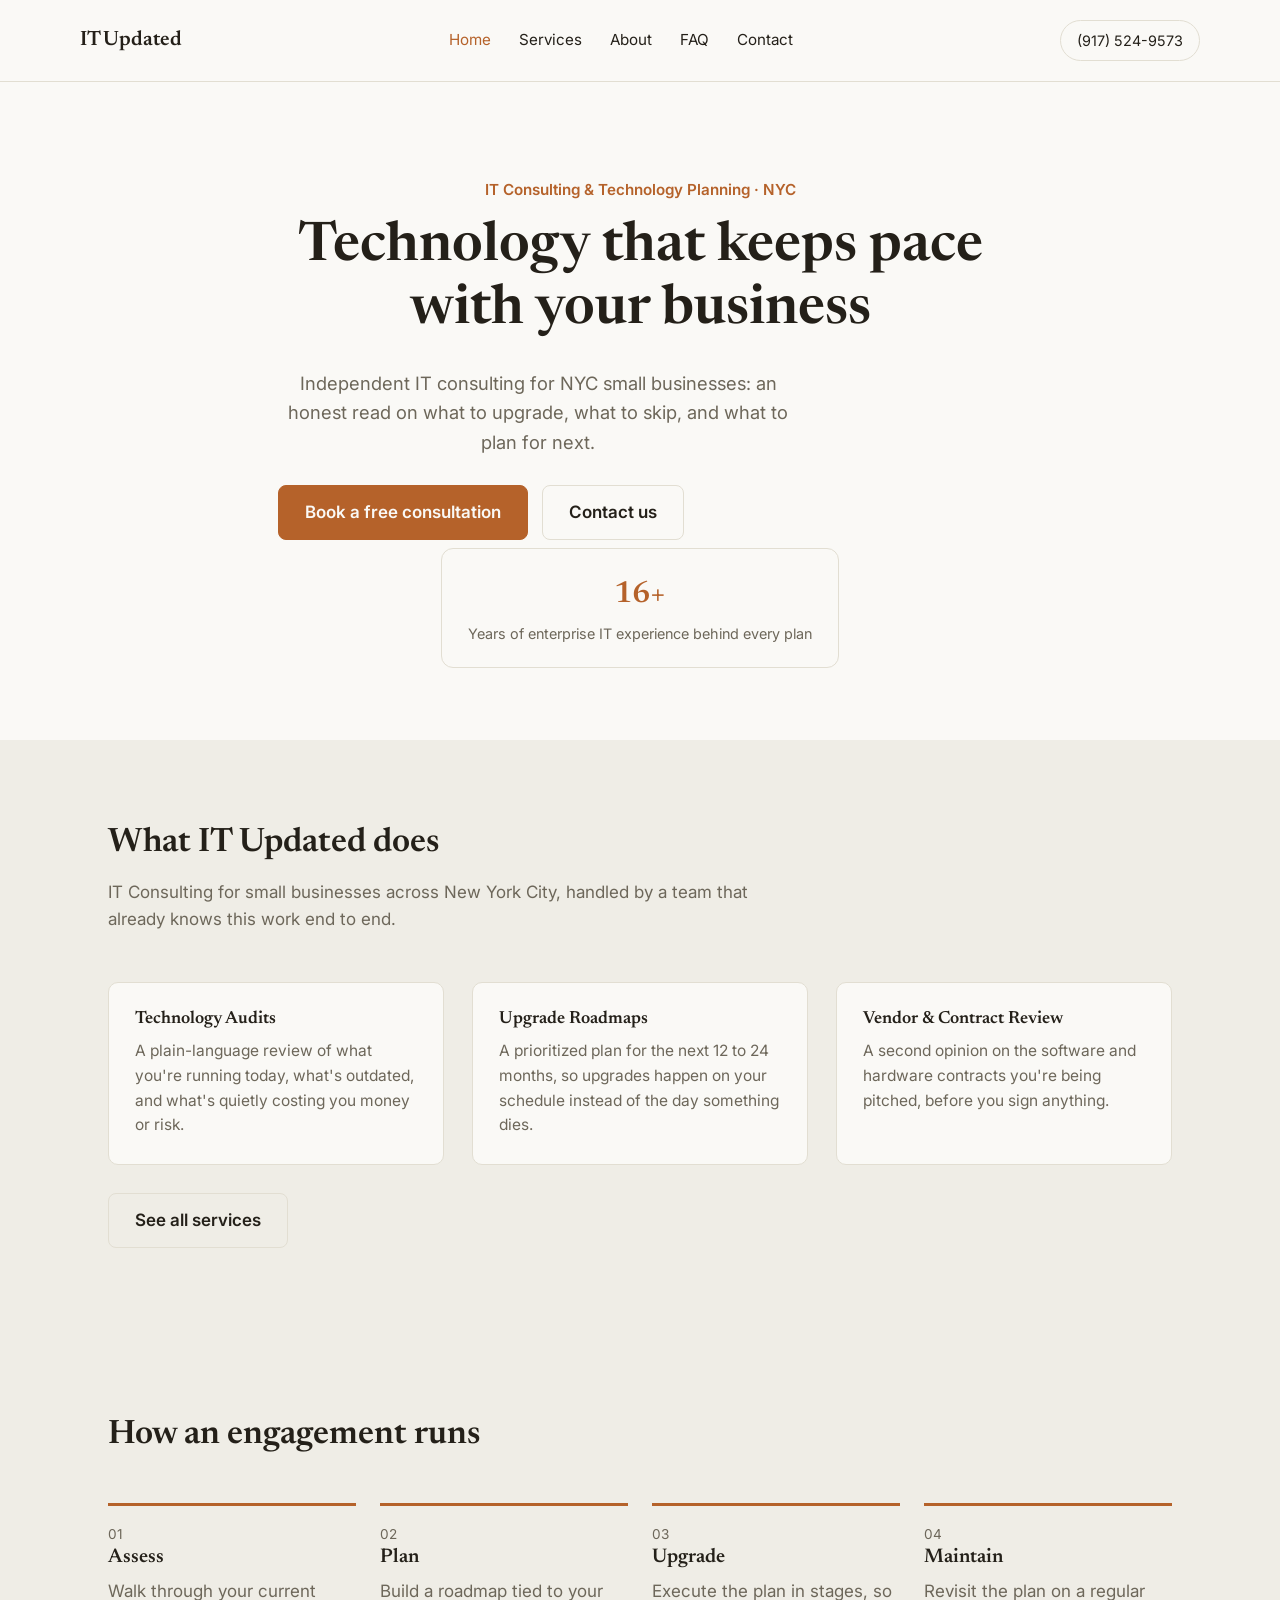
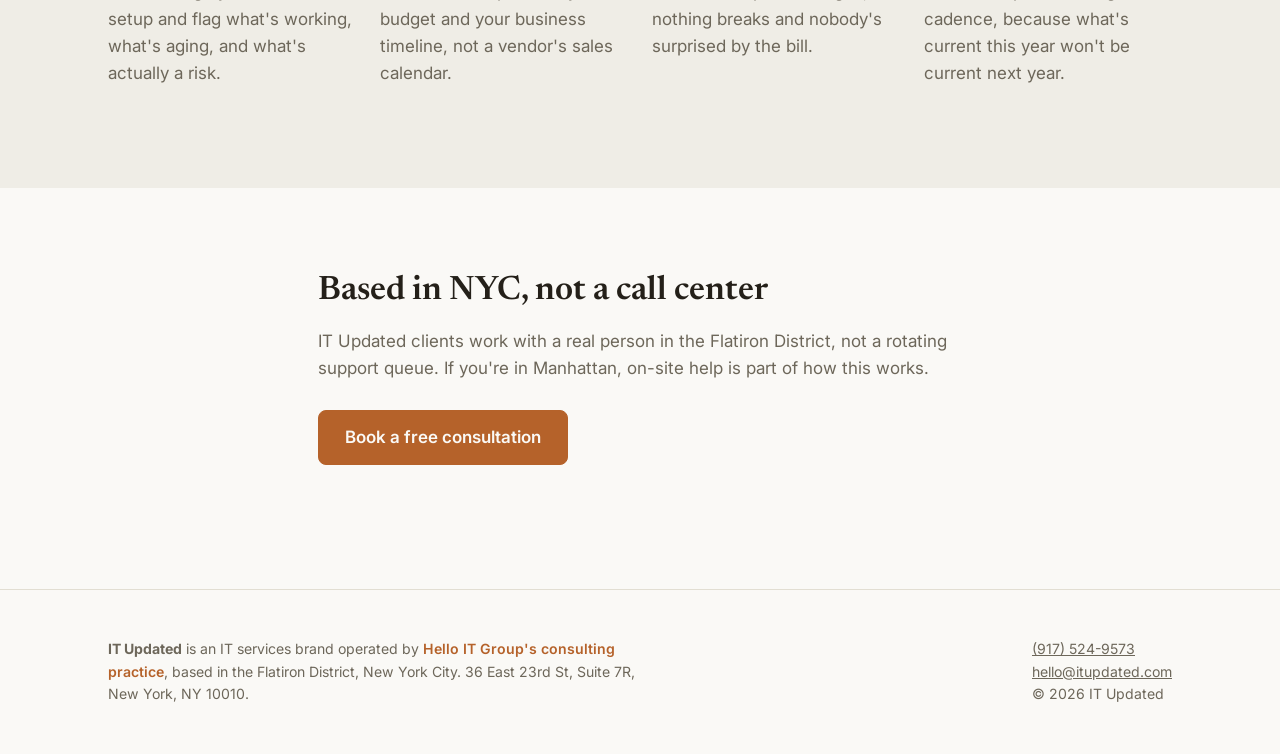
<file: index.html>
<!DOCTYPE html>
<html lang="en">
<head>
<meta charset="UTF-8">
<meta name="viewport" content="width=device-width, initial-scale=1.0">
<title>IT Consulting in NYC | IT Updated</title>
<meta name="description" content="IT Updated offers independent IT consulting and technology planning for small businesses in New York City, with straight answers instead of a sales pitch.">
<meta name="geo.placename" content="New York City">
<meta name="geo.region" content="US-NY">
<link rel="preconnect" href="https://fonts.googleapis.com">
<link rel="stylesheet" href="https://fonts.googleapis.com/css2?family=Newsreader:opsz,wght@6..72,500;6..72,600&family=Inter:wght@400;500;600&display=swap">
<link rel="stylesheet" href="style.css">
</head>
<body>
<header class="site">
  <div class="wrap nav-row">
    <a class="brandmark" href="index.html">IT Updated</a>
    <nav class="links">
      <a class="current" href="index.html">Home</a>
      <a class="" href="services.html">Services</a>
      <a class="" href="about.html">About</a>
      <a class="" href="faq.html">FAQ</a>
      <a class="" href="contact.html">Contact</a>
    </nav>
    <a class="phone-pill" href="tel:+19175249573">(917) 524-9573</a>
  </div>
</header>
<section class="hero">
  <div class="wrap hero-centered">
      <div class="kicker">IT Consulting & Technology Planning · NYC</div>
      <h1>Technology that keeps pace with your business</h1>
      <p class="muted" style="font-size:1.15rem; max-width:520px;">Independent IT consulting for NYC small businesses: an honest read on what to upgrade, what to skip, and what to plan for next.</p>
      <div class="btn-row">
        <a class="btn" href="https://app.squareup.com/appointments/book/312mt2g1quk9ok/LH1ZK786WH1QC/start">Book a free consultation</a>
        <a class="btn outline" href="contact.html">Contact us</a>
      </div>
<div class="stat-box"><div class="val">16+</div><div class="lbl">Years of enterprise IT experience behind every plan</div></div></div>
</section>
<section class="alt">
  <div class="wrap">
    <h2>What IT Updated does</h2>
    <p class="muted narrow">IT Consulting for small businesses across New York City, handled by a team that already knows this work end to end.</p>
    <div class="svc-grid"><div class="svc-card"><h3>Technology Audits</h3><p>A plain-language review of what you're running today, what's outdated, and what's quietly costing you money or risk.</p></div><div class="svc-card"><h3>Upgrade Roadmaps</h3><p>A prioritized plan for the next 12 to 24 months, so upgrades happen on your schedule instead of the day something dies.</p></div><div class="svc-card"><h3>Vendor & Contract Review</h3><p>A second opinion on the software and hardware contracts you're being pitched, before you sign anything.</p></div></div>
    <div class="btn-row"><a class="btn outline" href="services.html">See all services</a></div>
  </div>
</section>
<section class="alt">
  <div class="wrap">
    <h2>How an engagement runs</h2>
    <div class="timeline"><div class="step"><div class="n">01</div><h3>Assess</h3><p class="muted">Walk through your current setup and flag what's working, what's aging, and what's actually a risk.</p></div><div class="step"><div class="n">02</div><h3>Plan</h3><p class="muted">Build a roadmap tied to your budget and your business timeline, not a vendor's sales calendar.</p></div><div class="step"><div class="n">03</div><h3>Upgrade</h3><p class="muted">Execute the plan in stages, so nothing breaks and nobody's surprised by the bill.</p></div><div class="step"><div class="n">04</div><h3>Maintain</h3><p class="muted">Revisit the plan on a regular cadence, because what's current this year won't be current next year.</p></div></div>
  </div>
</section>
<section>
  <div class="wrap narrow">
    <h2>Based in NYC, not a call center</h2>
    <p class="muted">IT Updated clients work with a real person in the Flatiron District, not a rotating support queue. If you're in Manhattan, on-site help is part of how this works.</p>
    <div class="btn-row"><a class="btn" href="https://app.squareup.com/appointments/book/312mt2g1quk9ok/LH1ZK786WH1QC/start">Book a free consultation</a></div>
  </div>
</section>
<footer class="site">
  <div class="wrap footer-grid">
    <div class="footer-note">
      <strong>IT Updated</strong> is an IT services brand operated by
      <a class="parent-link" rel="sponsored" href="https://helloitgroup.com">Hello IT Group's consulting practice</a>,
      based in the Flatiron District, New York City. 36 East 23rd St, Suite 7R, New York, NY 10010.
    </div>
    <div class="footer-note">
      <a href="tel:+19175249573">(917) 524-9573</a><br>
      <a href="mailto:hello@itupdated.com">hello@itupdated.com</a><br>
      &copy; 2026 IT Updated
    </div>
  </div>
</footer>
<script type="application/ld+json">
{
  "@context": "https://schema.org",
  "@type": "ProfessionalService",
  "name": "IT Updated",
  "url": "https://itupdated.com/",
  "telephone": "+19175249573",
  "email": "hello@itupdated.com",
  "areaServed": "New York City",
  "address": {
    "@type": "PostalAddress",
    "streetAddress": "36 East 23rd St, Suite 7R",
    "addressLocality": "New York",
    "addressRegion": "NY",
    "postalCode": "10010",
    "addressCountry": "US"
  },
  "parentOrganization": {
    "@type": "Organization",
    "name": "HelloITGroup LLC",
    "url": "https://helloitgroup.com"
  },
  "description": "IT Updated offers independent IT consulting and technology planning for small businesses in New York City, with straight answers instead of a sales pitch."
}
</script>
</body>
</html>
</file>
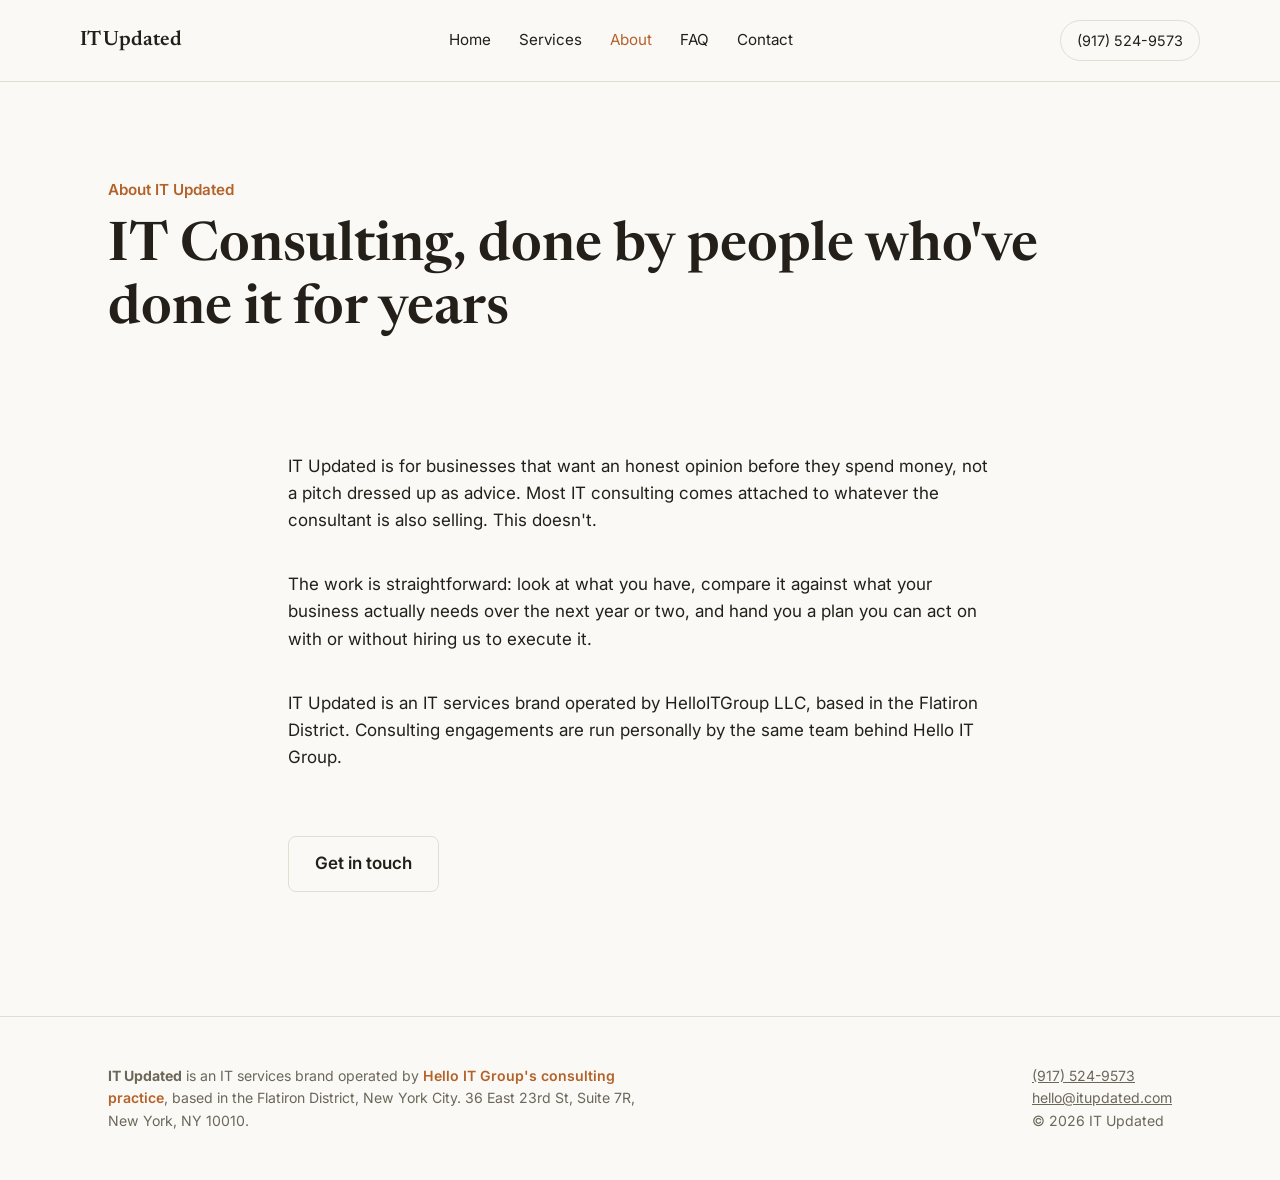
<file: about.html>
<!DOCTYPE html>
<html lang="en">
<head>
<meta charset="UTF-8">
<meta name="viewport" content="width=device-width, initial-scale=1.0">
<title>About | IT Updated</title>
<meta name="description" content="IT Updated offers independent IT consulting and technology planning for small businesses in New York City, with straight answers instead of a sales pitch.">
<meta name="geo.placename" content="New York City">
<meta name="geo.region" content="US-NY">
<link rel="preconnect" href="https://fonts.googleapis.com">
<link rel="stylesheet" href="https://fonts.googleapis.com/css2?family=Newsreader:opsz,wght@6..72,500;6..72,600&family=Inter:wght@400;500;600&display=swap">
<link rel="stylesheet" href="style.css">
</head>
<body>
<header class="site">
  <div class="wrap nav-row">
    <a class="brandmark" href="index.html">IT Updated</a>
    <nav class="links">
      <a class="" href="index.html">Home</a>
      <a class="" href="services.html">Services</a>
      <a class="current" href="about.html">About</a>
      <a class="" href="faq.html">FAQ</a>
      <a class="" href="contact.html">Contact</a>
    </nav>
    <a class="phone-pill" href="tel:+19175249573">(917) 524-9573</a>
  </div>
</header>

<section class="hero" style="padding-bottom:0;">
  <div class="wrap">
    <div class="kicker">About IT Updated</div>
    <h1>IT Consulting, done by people who've done it for years</h1>
  </div>
</section>
<section>
  <div class="wrap about-grid"><p>IT Updated is for businesses that want an honest opinion before they spend money, not a pitch dressed up as advice. Most IT consulting comes attached to whatever the consultant is also selling. This doesn't.</p><p>The work is straightforward: look at what you have, compare it against what your business actually needs over the next year or two, and hand you a plan you can act on with or without hiring us to execute it.</p><p>IT Updated is an IT services brand operated by HelloITGroup LLC, based in the Flatiron District. Consulting engagements are run personally by the same team behind Hello IT Group.</p>
    <div class="btn-row"><a class="btn outline" href="contact.html">Get in touch</a></div>
  </div>
</section>
<footer class="site">
  <div class="wrap footer-grid">
    <div class="footer-note">
      <strong>IT Updated</strong> is an IT services brand operated by
      <a class="parent-link" rel="sponsored" href="https://helloitgroup.com">Hello IT Group's consulting practice</a>,
      based in the Flatiron District, New York City. 36 East 23rd St, Suite 7R, New York, NY 10010.
    </div>
    <div class="footer-note">
      <a href="tel:+19175249573">(917) 524-9573</a><br>
      <a href="mailto:hello@itupdated.com">hello@itupdated.com</a><br>
      &copy; 2026 IT Updated
    </div>
  </div>
</footer>
<script type="application/ld+json">
{
  "@context": "https://schema.org",
  "@type": "ProfessionalService",
  "name": "IT Updated",
  "url": "https://itupdated.com/",
  "telephone": "+19175249573",
  "email": "hello@itupdated.com",
  "areaServed": "New York City",
  "address": {
    "@type": "PostalAddress",
    "streetAddress": "36 East 23rd St, Suite 7R",
    "addressLocality": "New York",
    "addressRegion": "NY",
    "postalCode": "10010",
    "addressCountry": "US"
  },
  "parentOrganization": {
    "@type": "Organization",
    "name": "HelloITGroup LLC",
    "url": "https://helloitgroup.com"
  },
  "description": "IT Updated offers independent IT consulting and technology planning for small businesses in New York City, with straight answers instead of a sales pitch."
}
</script>
</body>
</html>
</file>
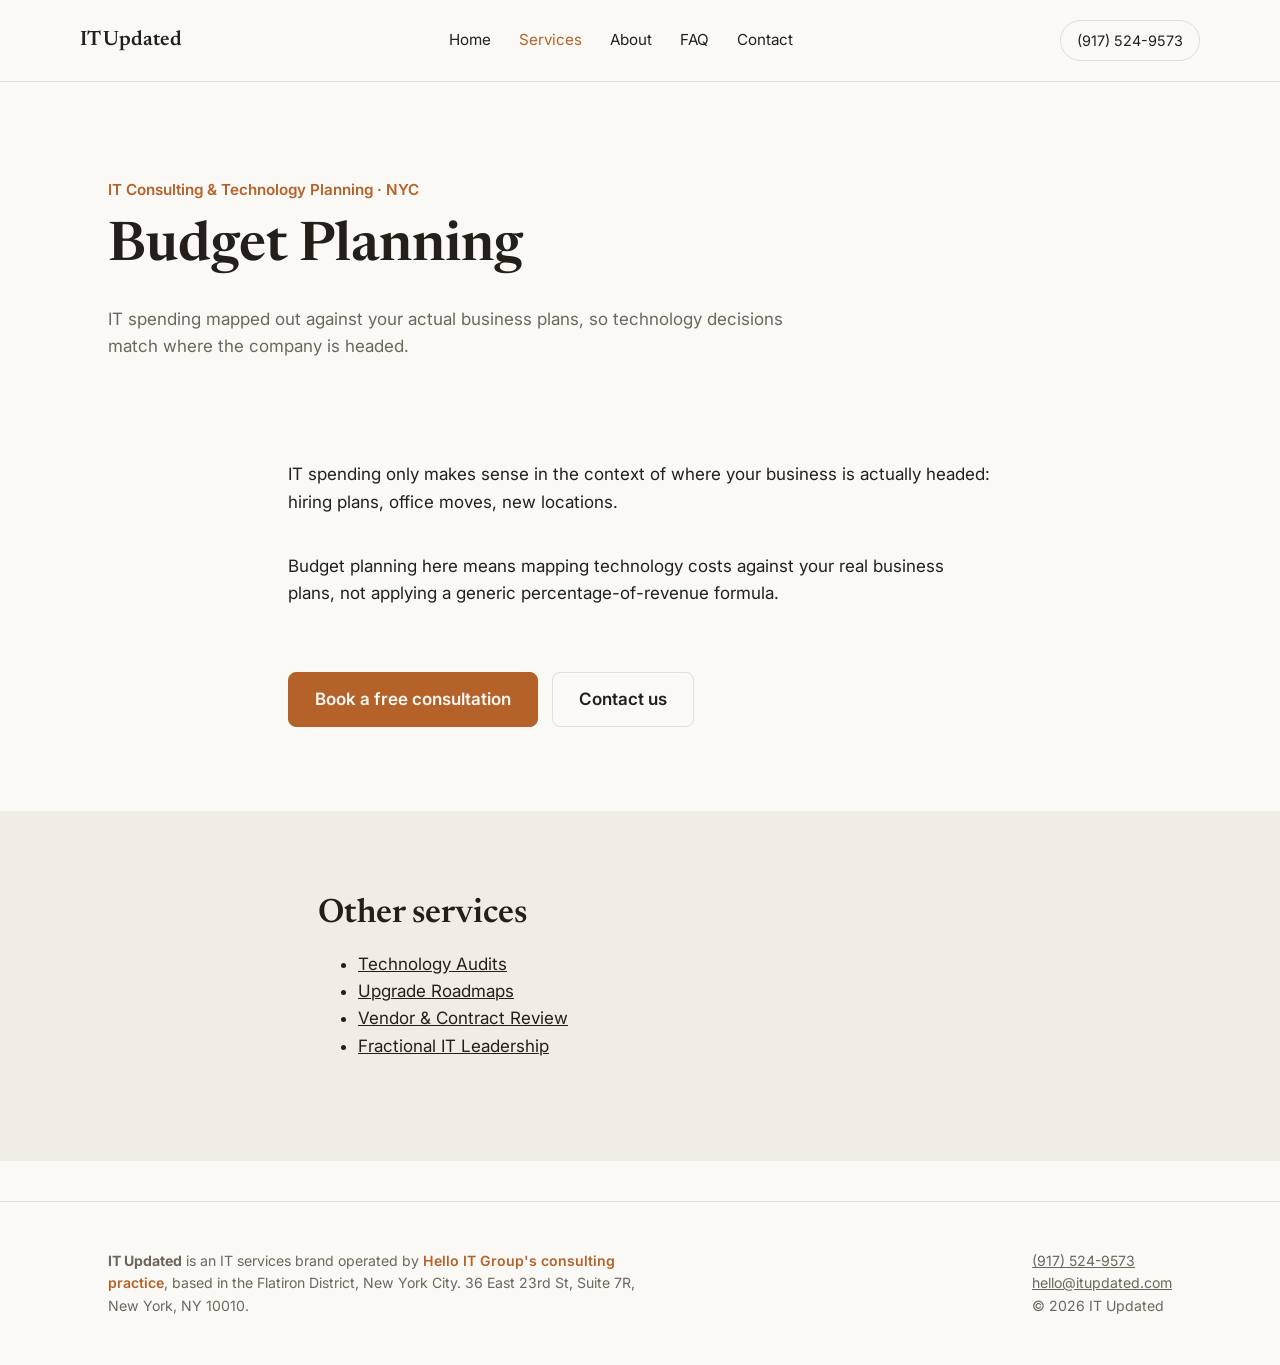
<file: budget-planning.html>
<!DOCTYPE html>
<html lang="en">
<head>
<meta charset="UTF-8">
<meta name="viewport" content="width=device-width, initial-scale=1.0">
<title>Budget Planning | IT Updated</title>
<meta name="description" content="Budget Planning in New York City from IT Updated. IT spending mapped out against your actual business plans, so technology decisions match where the company is headed.">
<meta name="geo.placename" content="New York City">
<meta name="geo.region" content="US-NY">
<link rel="preconnect" href="https://fonts.googleapis.com">
<link rel="stylesheet" href="https://fonts.googleapis.com/css2?family=Newsreader:opsz,wght@6..72,500;6..72,600&family=Inter:wght@400;500;600&display=swap">
<link rel="stylesheet" href="style.css">
</head>
<body>
<header class="site">
  <div class="wrap nav-row">
    <a class="brandmark" href="index.html">IT Updated</a>
    <nav class="links">
      <a class="" href="index.html">Home</a>
      <a class="current" href="services.html">Services</a>
      <a class="" href="about.html">About</a>
      <a class="" href="faq.html">FAQ</a>
      <a class="" href="contact.html">Contact</a>
    </nav>
    <a class="phone-pill" href="tel:+19175249573">(917) 524-9573</a>
  </div>
</header>

<section class="hero" style="padding-bottom:0;">
  <div class="wrap">
    <div class="kicker">IT Consulting & Technology Planning · NYC</div>
    <h1>Budget Planning</h1>
    <p class="muted narrow">IT spending mapped out against your actual business plans, so technology decisions match where the company is headed.</p>
  </div>
</section>
<section>
  <div class="wrap about-grid">
    <p>IT spending only makes sense in the context of where your business is actually headed: hiring plans, office moves, new locations.</p><p>Budget planning here means mapping technology costs against your real business plans, not applying a generic percentage-of-revenue formula.</p>
    <div class="btn-row"><a class="btn" href="https://app.squareup.com/appointments/book/312mt2g1quk9ok/LH1ZK786WH1QC/start">Book a free consultation</a><a class="btn outline" href="contact.html">Contact us</a></div>
  </div>
</section>
<section class="alt">
  <div class="wrap narrow">
    <h2>Other services</h2>
    <ul><li><a href="technology-audits.html">Technology Audits</a></li><li><a href="upgrade-roadmaps.html">Upgrade Roadmaps</a></li><li><a href="vendor-contract-review.html">Vendor & Contract Review</a></li><li><a href="fractional-it-leadership.html">Fractional IT Leadership</a></li></ul>
  </div>
</section>
<footer class="site">
  <div class="wrap footer-grid">
    <div class="footer-note">
      <strong>IT Updated</strong> is an IT services brand operated by
      <a class="parent-link" rel="sponsored" href="https://helloitgroup.com">Hello IT Group's consulting practice</a>,
      based in the Flatiron District, New York City. 36 East 23rd St, Suite 7R, New York, NY 10010.
    </div>
    <div class="footer-note">
      <a href="tel:+19175249573">(917) 524-9573</a><br>
      <a href="mailto:hello@itupdated.com">hello@itupdated.com</a><br>
      &copy; 2026 IT Updated
    </div>
  </div>
</footer>
<script type="application/ld+json">
{
  "@context": "https://schema.org",
  "@type": "ProfessionalService",
  "name": "IT Updated",
  "url": "https://itupdated.com/",
  "telephone": "+19175249573",
  "email": "hello@itupdated.com",
  "areaServed": "New York City",
  "address": {
    "@type": "PostalAddress",
    "streetAddress": "36 East 23rd St, Suite 7R",
    "addressLocality": "New York",
    "addressRegion": "NY",
    "postalCode": "10010",
    "addressCountry": "US"
  },
  "parentOrganization": {
    "@type": "Organization",
    "name": "HelloITGroup LLC",
    "url": "https://helloitgroup.com"
  },
  "description": "IT Updated offers independent IT consulting and technology planning for small businesses in New York City, with straight answers instead of a sales pitch."
}
</script>
</body>
</html>
</file>
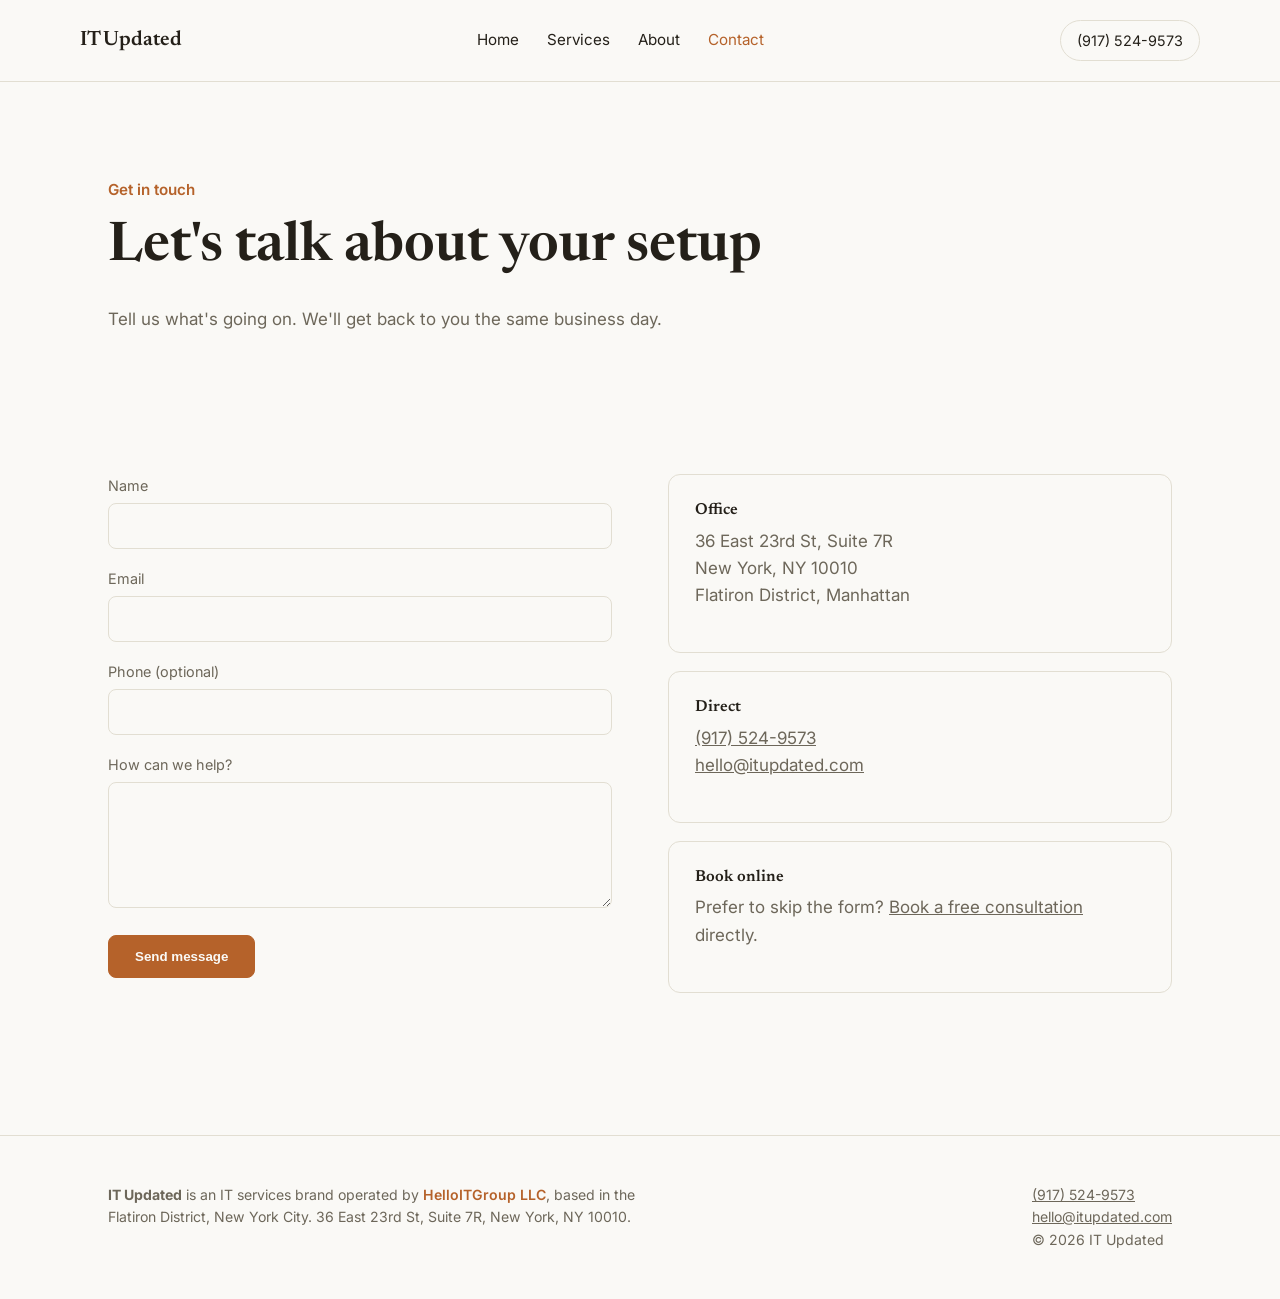
<file: contact.html>
<!DOCTYPE html>
<html lang="en">
<head>
<meta charset="UTF-8">
<meta name="viewport" content="width=device-width, initial-scale=1.0">
<title>Contact | IT Updated</title>
<meta name="description" content="IT Updated offers independent IT consulting and technology planning for small businesses in New York City, with straight answers instead of a sales pitch.">
<meta name="geo.placename" content="New York City">
<meta name="geo.region" content="US-NY">
<link rel="preconnect" href="https://fonts.googleapis.com">
<link rel="stylesheet" href="https://fonts.googleapis.com/css2?family=Newsreader:opsz,wght@6..72,500;6..72,600&family=Inter:wght@400;500;600&display=swap">
<link rel="stylesheet" href="style.css">
</head>
<body>
<header class="site">
  <div class="wrap nav-row">
    <a class="brandmark" href="index.html">IT Updated</a>
    <nav class="links">
      <a class="" href="index.html">Home</a>
      <a class="" href="services.html">Services</a>
      <a class="" href="about.html">About</a>
      <a class="current" href="contact.html">Contact</a>
    </nav>
    <a class="phone-pill" href="tel:+19175249573">(917) 524-9573</a>
  </div>
</header>

<section class="hero" style="padding-bottom:0;">
  <div class="wrap">
    <div class="kicker">Get in touch</div>
    <h1>Let's talk about your setup</h1>
    <p class="muted narrow">Tell us what's going on. We'll get back to you the same business day.</p>
  </div>
</section>
<section>
  <div class="wrap contact-grid">
    <form>
      <div class="field"><label>Name</label><input type="text" name="name"></div>
      <div class="field"><label>Email</label><input type="email" name="email"></div>
      <div class="field"><label>Phone (optional)</label><input type="tel" name="phone"></div>
      <div class="field"><label>How can we help?</label><textarea rows="5" name="message"></textarea></div>
      <button class="btn" type="submit" formaction="mailto:hello@itupdated.com" formmethod="post" formenctype="text/plain">Send message</button>
    </form>
    <div>
      <div class="info-block">
        <h3>Office</h3>
        <p class="muted">36 East 23rd St, Suite 7R<br>New York, NY 10010<br>Flatiron District, Manhattan</p>
      </div>
      <div class="info-block">
        <h3>Direct</h3>
        <p class="muted"><a href="tel:+19175249573">(917) 524-9573</a><br><a href="mailto:hello@itupdated.com">hello@itupdated.com</a></p>
      </div>
      <div class="info-block">
        <h3>Book online</h3>
        <p class="muted">Prefer to skip the form? <a href="https://app.squareup.com/appointments/book/312mt2g1quk9ok/LH1ZK786WH1QC/start">Book a free consultation</a> directly.</p>
      </div>
    </div>
  </div>
</section>
<footer class="site">
  <div class="wrap footer-grid">
    <div class="footer-note">
      <strong>IT Updated</strong> is an IT services brand operated by
      <a class="parent-link" href="https://helloitgroup.com">HelloITGroup LLC</a>,
      based in the Flatiron District, New York City. 36 East 23rd St, Suite 7R, New York, NY 10010.
    </div>
    <div class="footer-note">
      <a href="tel:+19175249573">(917) 524-9573</a><br>
      <a href="mailto:hello@itupdated.com">hello@itupdated.com</a><br>
      &copy; 2026 IT Updated
    </div>
  </div>
</footer>
<script type="application/ld+json">
{
  "@context": "https://schema.org",
  "@type": "ProfessionalService",
  "name": "IT Updated",
  "url": "https://itupdated.com/",
  "telephone": "+19175249573",
  "email": "hello@itupdated.com",
  "areaServed": "New York City",
  "address": {
    "@type": "PostalAddress",
    "streetAddress": "36 East 23rd St, Suite 7R",
    "addressLocality": "New York",
    "addressRegion": "NY",
    "postalCode": "10010",
    "addressCountry": "US"
  },
  "parentOrganization": {
    "@type": "Organization",
    "name": "HelloITGroup LLC",
    "url": "https://helloitgroup.com"
  },
  "description": "IT Updated offers independent IT consulting and technology planning for small businesses in New York City, with straight answers instead of a sales pitch."
}
</script>
</body>
</html>
</file>
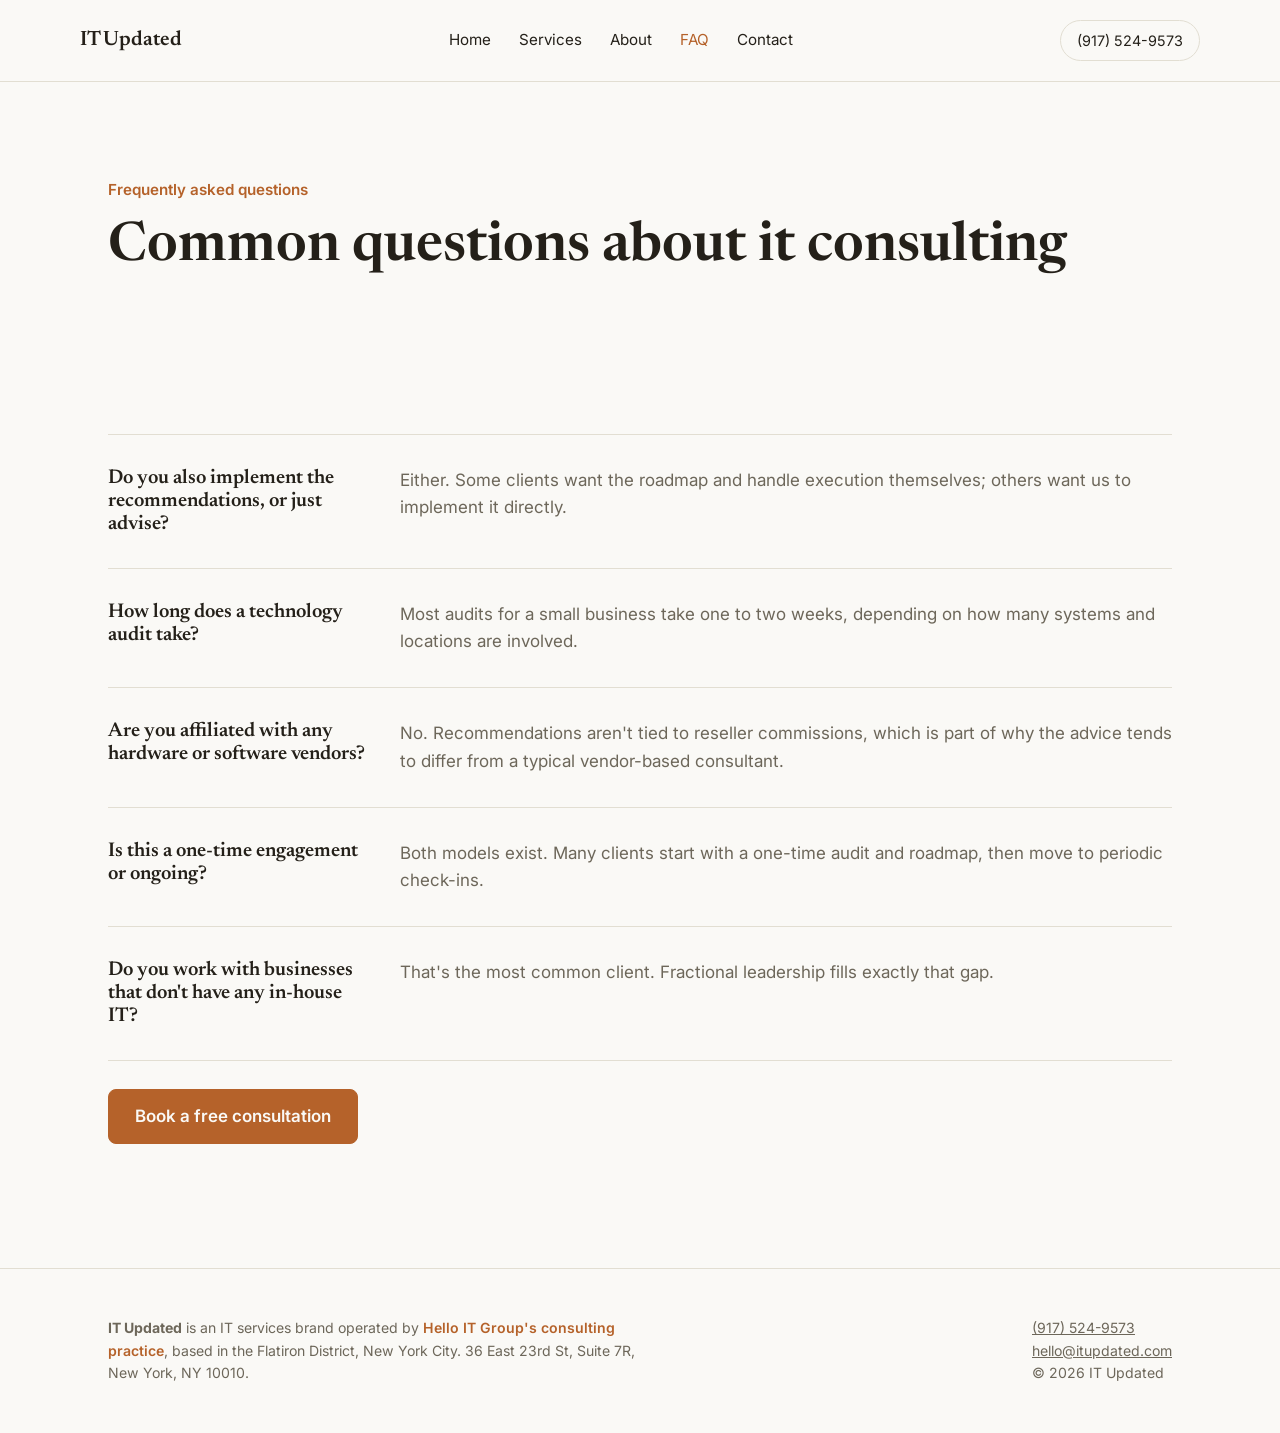
<file: faq.html>
<!DOCTYPE html>
<html lang="en">
<head>
<meta charset="UTF-8">
<meta name="viewport" content="width=device-width, initial-scale=1.0">
<title>FAQ | IT Updated</title>
<meta name="description" content="IT Updated offers independent IT consulting and technology planning for small businesses in New York City, with straight answers instead of a sales pitch.">
<meta name="geo.placename" content="New York City">
<meta name="geo.region" content="US-NY">
<link rel="preconnect" href="https://fonts.googleapis.com">
<link rel="stylesheet" href="https://fonts.googleapis.com/css2?family=Newsreader:opsz,wght@6..72,500;6..72,600&family=Inter:wght@400;500;600&display=swap">
<link rel="stylesheet" href="style.css">
</head>
<body>
<header class="site">
  <div class="wrap nav-row">
    <a class="brandmark" href="index.html">IT Updated</a>
    <nav class="links">
      <a class="" href="index.html">Home</a>
      <a class="" href="services.html">Services</a>
      <a class="" href="about.html">About</a>
      <a class="current" href="faq.html">FAQ</a>
      <a class="" href="contact.html">Contact</a>
    </nav>
    <a class="phone-pill" href="tel:+19175249573">(917) 524-9573</a>
  </div>
</header>

<section class="hero" style="padding-bottom:0;">
  <div class="wrap">
    <div class="kicker">Frequently asked questions</div>
    <h1>Common questions about it consulting</h1>
  </div>
</section>
<section>
  <div class="wrap">
    <div class="svc-list-full"><div class="row"><h3>Do you also implement the recommendations, or just advise?</h3><p>Either. Some clients want the roadmap and handle execution themselves; others want us to implement it directly.</p></div><div class="row"><h3>How long does a technology audit take?</h3><p>Most audits for a small business take one to two weeks, depending on how many systems and locations are involved.</p></div><div class="row"><h3>Are you affiliated with any hardware or software vendors?</h3><p>No. Recommendations aren't tied to reseller commissions, which is part of why the advice tends to differ from a typical vendor-based consultant.</p></div><div class="row"><h3>Is this a one-time engagement or ongoing?</h3><p>Both models exist. Many clients start with a one-time audit and roadmap, then move to periodic check-ins.</p></div><div class="row"><h3>Do you work with businesses that don't have any in-house IT?</h3><p>That's the most common client. Fractional leadership fills exactly that gap.</p></div></div>
    <div class="btn-row"><a class="btn" href="https://app.squareup.com/appointments/book/312mt2g1quk9ok/LH1ZK786WH1QC/start">Book a free consultation</a></div>
  </div>
</section>
<script type="application/ld+json">
{"@context":"https://schema.org","@type":"FAQPage","mainEntity":[{"@type": "Question", "name": "Do you also implement the recommendations, or just advise?", "acceptedAnswer": {"@type": "Answer", "text": "Either. Some clients want the roadmap and handle execution themselves; others want us to implement it directly."}},
{"@type": "Question", "name": "How long does a technology audit take?", "acceptedAnswer": {"@type": "Answer", "text": "Most audits for a small business take one to two weeks, depending on how many systems and locations are involved."}},
{"@type": "Question", "name": "Are you affiliated with any hardware or software vendors?", "acceptedAnswer": {"@type": "Answer", "text": "No. Recommendations aren't tied to reseller commissions, which is part of why the advice tends to differ from a typical vendor-based consultant."}},
{"@type": "Question", "name": "Is this a one-time engagement or ongoing?", "acceptedAnswer": {"@type": "Answer", "text": "Both models exist. Many clients start with a one-time audit and roadmap, then move to periodic check-ins."}},
{"@type": "Question", "name": "Do you work with businesses that don't have any in-house IT?", "acceptedAnswer": {"@type": "Answer", "text": "That's the most common client. Fractional leadership fills exactly that gap."}}]}
</script>
<footer class="site">
  <div class="wrap footer-grid">
    <div class="footer-note">
      <strong>IT Updated</strong> is an IT services brand operated by
      <a class="parent-link" rel="sponsored" href="https://helloitgroup.com">Hello IT Group's consulting practice</a>,
      based in the Flatiron District, New York City. 36 East 23rd St, Suite 7R, New York, NY 10010.
    </div>
    <div class="footer-note">
      <a href="tel:+19175249573">(917) 524-9573</a><br>
      <a href="mailto:hello@itupdated.com">hello@itupdated.com</a><br>
      &copy; 2026 IT Updated
    </div>
  </div>
</footer>
<script type="application/ld+json">
{
  "@context": "https://schema.org",
  "@type": "ProfessionalService",
  "name": "IT Updated",
  "url": "https://itupdated.com/",
  "telephone": "+19175249573",
  "email": "hello@itupdated.com",
  "areaServed": "New York City",
  "address": {
    "@type": "PostalAddress",
    "streetAddress": "36 East 23rd St, Suite 7R",
    "addressLocality": "New York",
    "addressRegion": "NY",
    "postalCode": "10010",
    "addressCountry": "US"
  },
  "parentOrganization": {
    "@type": "Organization",
    "name": "HelloITGroup LLC",
    "url": "https://helloitgroup.com"
  },
  "description": "IT Updated offers independent IT consulting and technology planning for small businesses in New York City, with straight answers instead of a sales pitch."
}
</script>
</body>
</html>
</file>
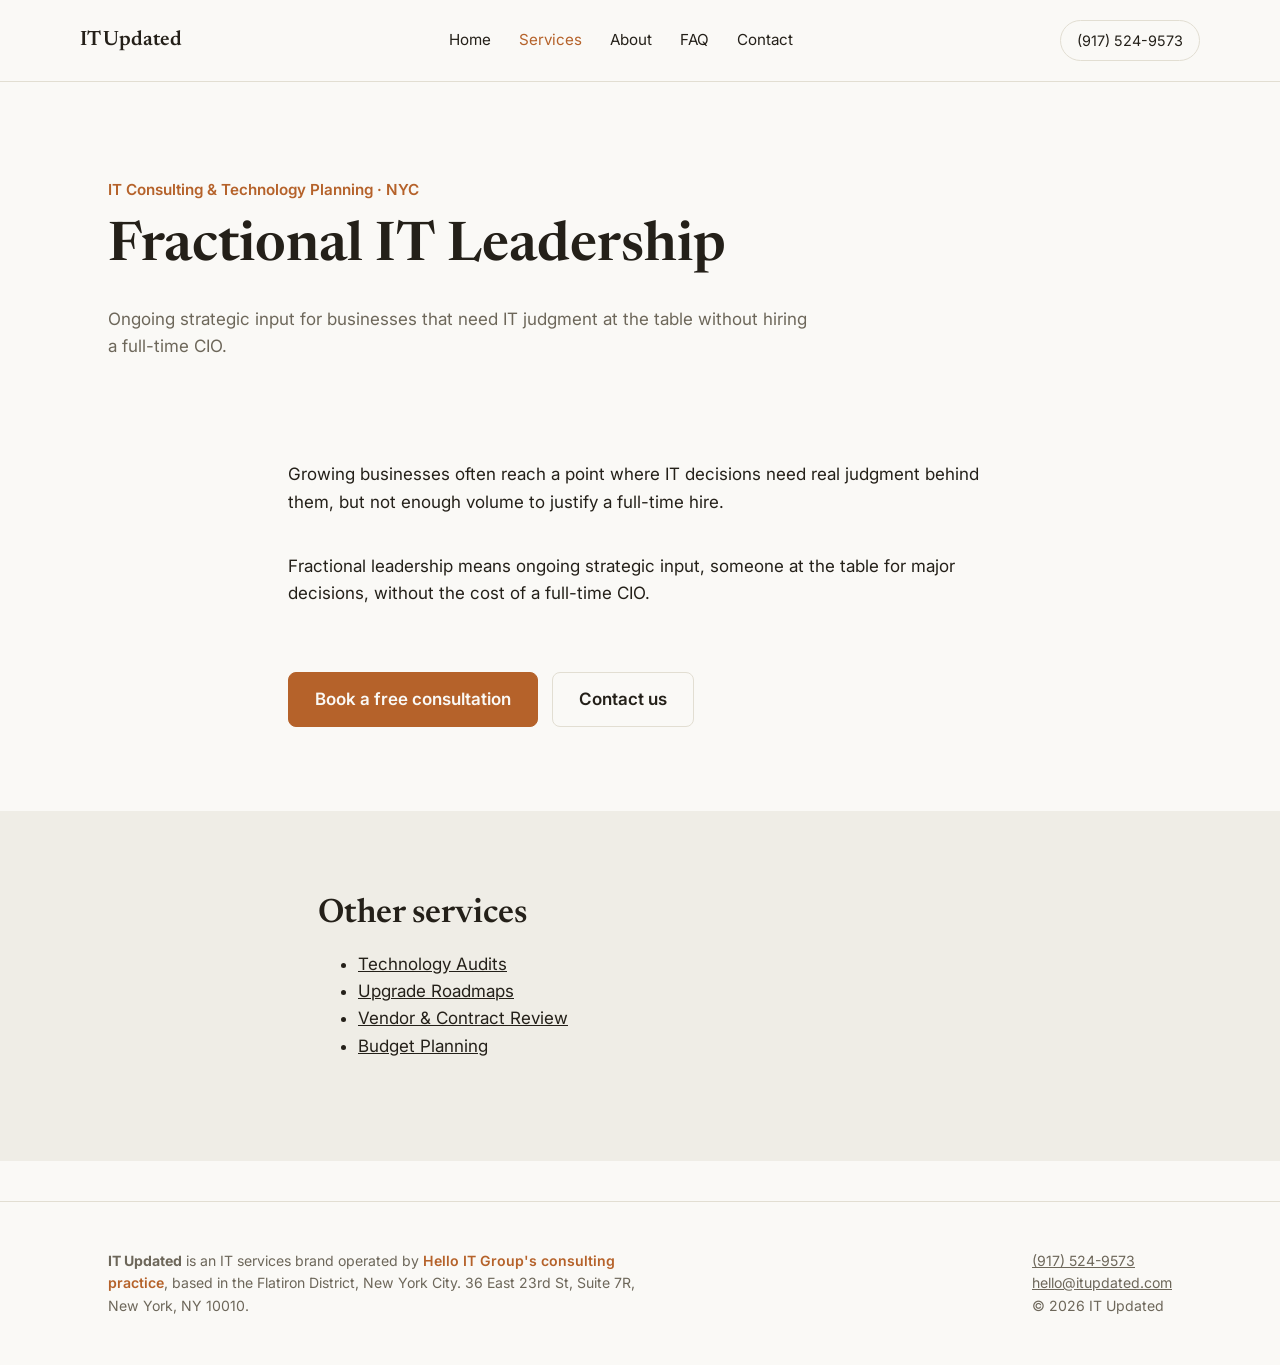
<file: fractional-it-leadership.html>
<!DOCTYPE html>
<html lang="en">
<head>
<meta charset="UTF-8">
<meta name="viewport" content="width=device-width, initial-scale=1.0">
<title>Fractional IT Leadership | IT Updated</title>
<meta name="description" content="Fractional IT Leadership in New York City from IT Updated. Ongoing strategic input for businesses that need IT judgment at the table without hiring a full-time CIO.">
<meta name="geo.placename" content="New York City">
<meta name="geo.region" content="US-NY">
<link rel="preconnect" href="https://fonts.googleapis.com">
<link rel="stylesheet" href="https://fonts.googleapis.com/css2?family=Newsreader:opsz,wght@6..72,500;6..72,600&family=Inter:wght@400;500;600&display=swap">
<link rel="stylesheet" href="style.css">
</head>
<body>
<header class="site">
  <div class="wrap nav-row">
    <a class="brandmark" href="index.html">IT Updated</a>
    <nav class="links">
      <a class="" href="index.html">Home</a>
      <a class="current" href="services.html">Services</a>
      <a class="" href="about.html">About</a>
      <a class="" href="faq.html">FAQ</a>
      <a class="" href="contact.html">Contact</a>
    </nav>
    <a class="phone-pill" href="tel:+19175249573">(917) 524-9573</a>
  </div>
</header>

<section class="hero" style="padding-bottom:0;">
  <div class="wrap">
    <div class="kicker">IT Consulting & Technology Planning · NYC</div>
    <h1>Fractional IT Leadership</h1>
    <p class="muted narrow">Ongoing strategic input for businesses that need IT judgment at the table without hiring a full-time CIO.</p>
  </div>
</section>
<section>
  <div class="wrap about-grid">
    <p>Growing businesses often reach a point where IT decisions need real judgment behind them, but not enough volume to justify a full-time hire.</p><p>Fractional leadership means ongoing strategic input, someone at the table for major decisions, without the cost of a full-time CIO.</p>
    <div class="btn-row"><a class="btn" href="https://app.squareup.com/appointments/book/312mt2g1quk9ok/LH1ZK786WH1QC/start">Book a free consultation</a><a class="btn outline" href="contact.html">Contact us</a></div>
  </div>
</section>
<section class="alt">
  <div class="wrap narrow">
    <h2>Other services</h2>
    <ul><li><a href="technology-audits.html">Technology Audits</a></li><li><a href="upgrade-roadmaps.html">Upgrade Roadmaps</a></li><li><a href="vendor-contract-review.html">Vendor & Contract Review</a></li><li><a href="budget-planning.html">Budget Planning</a></li></ul>
  </div>
</section>
<footer class="site">
  <div class="wrap footer-grid">
    <div class="footer-note">
      <strong>IT Updated</strong> is an IT services brand operated by
      <a class="parent-link" rel="sponsored" href="https://helloitgroup.com">Hello IT Group's consulting practice</a>,
      based in the Flatiron District, New York City. 36 East 23rd St, Suite 7R, New York, NY 10010.
    </div>
    <div class="footer-note">
      <a href="tel:+19175249573">(917) 524-9573</a><br>
      <a href="mailto:hello@itupdated.com">hello@itupdated.com</a><br>
      &copy; 2026 IT Updated
    </div>
  </div>
</footer>
<script type="application/ld+json">
{
  "@context": "https://schema.org",
  "@type": "ProfessionalService",
  "name": "IT Updated",
  "url": "https://itupdated.com/",
  "telephone": "+19175249573",
  "email": "hello@itupdated.com",
  "areaServed": "New York City",
  "address": {
    "@type": "PostalAddress",
    "streetAddress": "36 East 23rd St, Suite 7R",
    "addressLocality": "New York",
    "addressRegion": "NY",
    "postalCode": "10010",
    "addressCountry": "US"
  },
  "parentOrganization": {
    "@type": "Organization",
    "name": "HelloITGroup LLC",
    "url": "https://helloitgroup.com"
  },
  "description": "IT Updated offers independent IT consulting and technology planning for small businesses in New York City, with straight answers instead of a sales pitch."
}
</script>
</body>
</html>
</file>
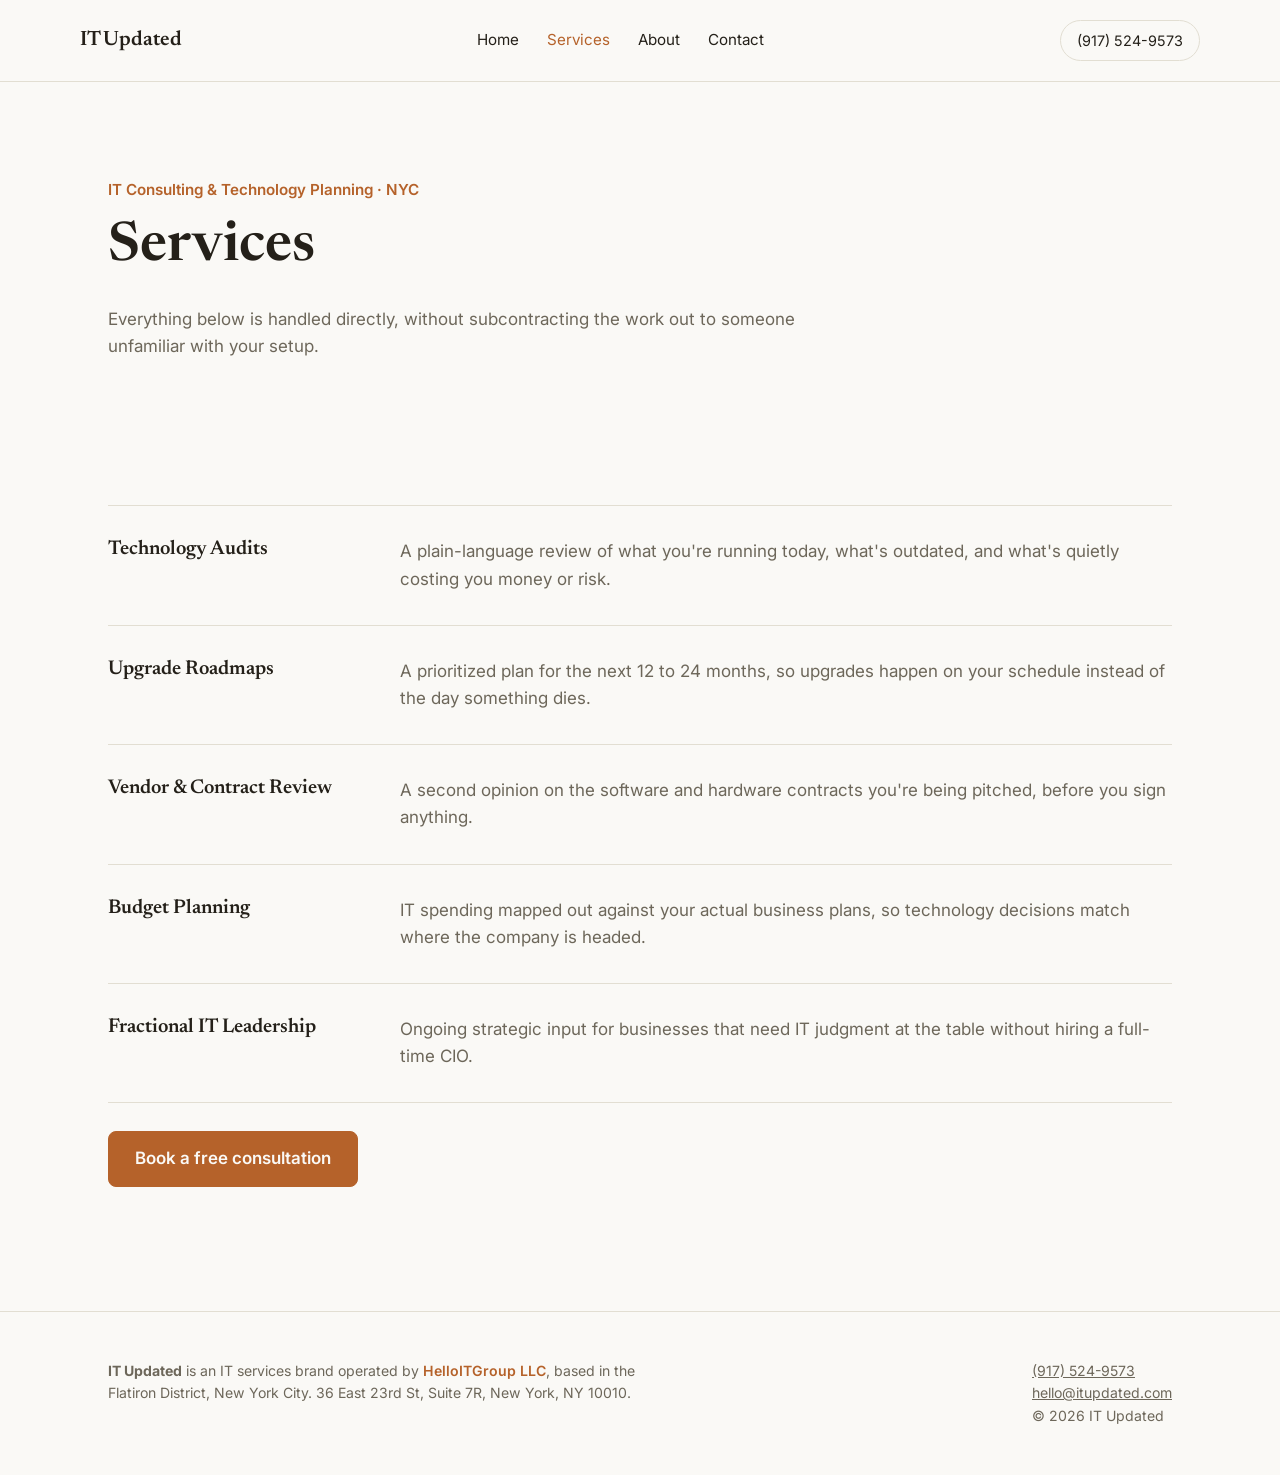
<file: services.html>
<!DOCTYPE html>
<html lang="en">
<head>
<meta charset="UTF-8">
<meta name="viewport" content="width=device-width, initial-scale=1.0">
<title>Services | IT Updated</title>
<meta name="description" content="IT Updated offers independent IT consulting and technology planning for small businesses in New York City, with straight answers instead of a sales pitch.">
<meta name="geo.placename" content="New York City">
<meta name="geo.region" content="US-NY">
<link rel="preconnect" href="https://fonts.googleapis.com">
<link rel="stylesheet" href="https://fonts.googleapis.com/css2?family=Newsreader:opsz,wght@6..72,500;6..72,600&family=Inter:wght@400;500;600&display=swap">
<link rel="stylesheet" href="style.css">
</head>
<body>
<header class="site">
  <div class="wrap nav-row">
    <a class="brandmark" href="index.html">IT Updated</a>
    <nav class="links">
      <a class="" href="index.html">Home</a>
      <a class="current" href="services.html">Services</a>
      <a class="" href="about.html">About</a>
      <a class="" href="contact.html">Contact</a>
    </nav>
    <a class="phone-pill" href="tel:+19175249573">(917) 524-9573</a>
  </div>
</header>

<section class="hero" style="padding-bottom:0;">
  <div class="wrap">
    <div class="kicker">IT Consulting & Technology Planning · NYC</div>
    <h1>Services</h1>
    <p class="muted narrow">Everything below is handled directly, without subcontracting the work out to someone unfamiliar with your setup.</p>
  </div>
</section>
<section>
  <div class="wrap">
    <div class="svc-list-full"><div class="row"><h3>Technology Audits</h3><p>A plain-language review of what you're running today, what's outdated, and what's quietly costing you money or risk.</p></div><div class="row"><h3>Upgrade Roadmaps</h3><p>A prioritized plan for the next 12 to 24 months, so upgrades happen on your schedule instead of the day something dies.</p></div><div class="row"><h3>Vendor & Contract Review</h3><p>A second opinion on the software and hardware contracts you're being pitched, before you sign anything.</p></div><div class="row"><h3>Budget Planning</h3><p>IT spending mapped out against your actual business plans, so technology decisions match where the company is headed.</p></div><div class="row"><h3>Fractional IT Leadership</h3><p>Ongoing strategic input for businesses that need IT judgment at the table without hiring a full-time CIO.</p></div></div>
    <div class="btn-row"><a class="btn" href="https://app.squareup.com/appointments/book/312mt2g1quk9ok/LH1ZK786WH1QC/start">Book a free consultation</a></div>
  </div>
</section>
<footer class="site">
  <div class="wrap footer-grid">
    <div class="footer-note">
      <strong>IT Updated</strong> is an IT services brand operated by
      <a class="parent-link" href="https://helloitgroup.com">HelloITGroup LLC</a>,
      based in the Flatiron District, New York City. 36 East 23rd St, Suite 7R, New York, NY 10010.
    </div>
    <div class="footer-note">
      <a href="tel:+19175249573">(917) 524-9573</a><br>
      <a href="mailto:hello@itupdated.com">hello@itupdated.com</a><br>
      &copy; 2026 IT Updated
    </div>
  </div>
</footer>
<script type="application/ld+json">
{
  "@context": "https://schema.org",
  "@type": "ProfessionalService",
  "name": "IT Updated",
  "url": "https://itupdated.com/",
  "telephone": "+19175249573",
  "email": "hello@itupdated.com",
  "areaServed": "New York City",
  "address": {
    "@type": "PostalAddress",
    "streetAddress": "36 East 23rd St, Suite 7R",
    "addressLocality": "New York",
    "addressRegion": "NY",
    "postalCode": "10010",
    "addressCountry": "US"
  },
  "parentOrganization": {
    "@type": "Organization",
    "name": "HelloITGroup LLC",
    "url": "https://helloitgroup.com"
  },
  "description": "IT Updated offers independent IT consulting and technology planning for small businesses in New York City, with straight answers instead of a sales pitch."
}
</script>
</body>
</html>
</file>
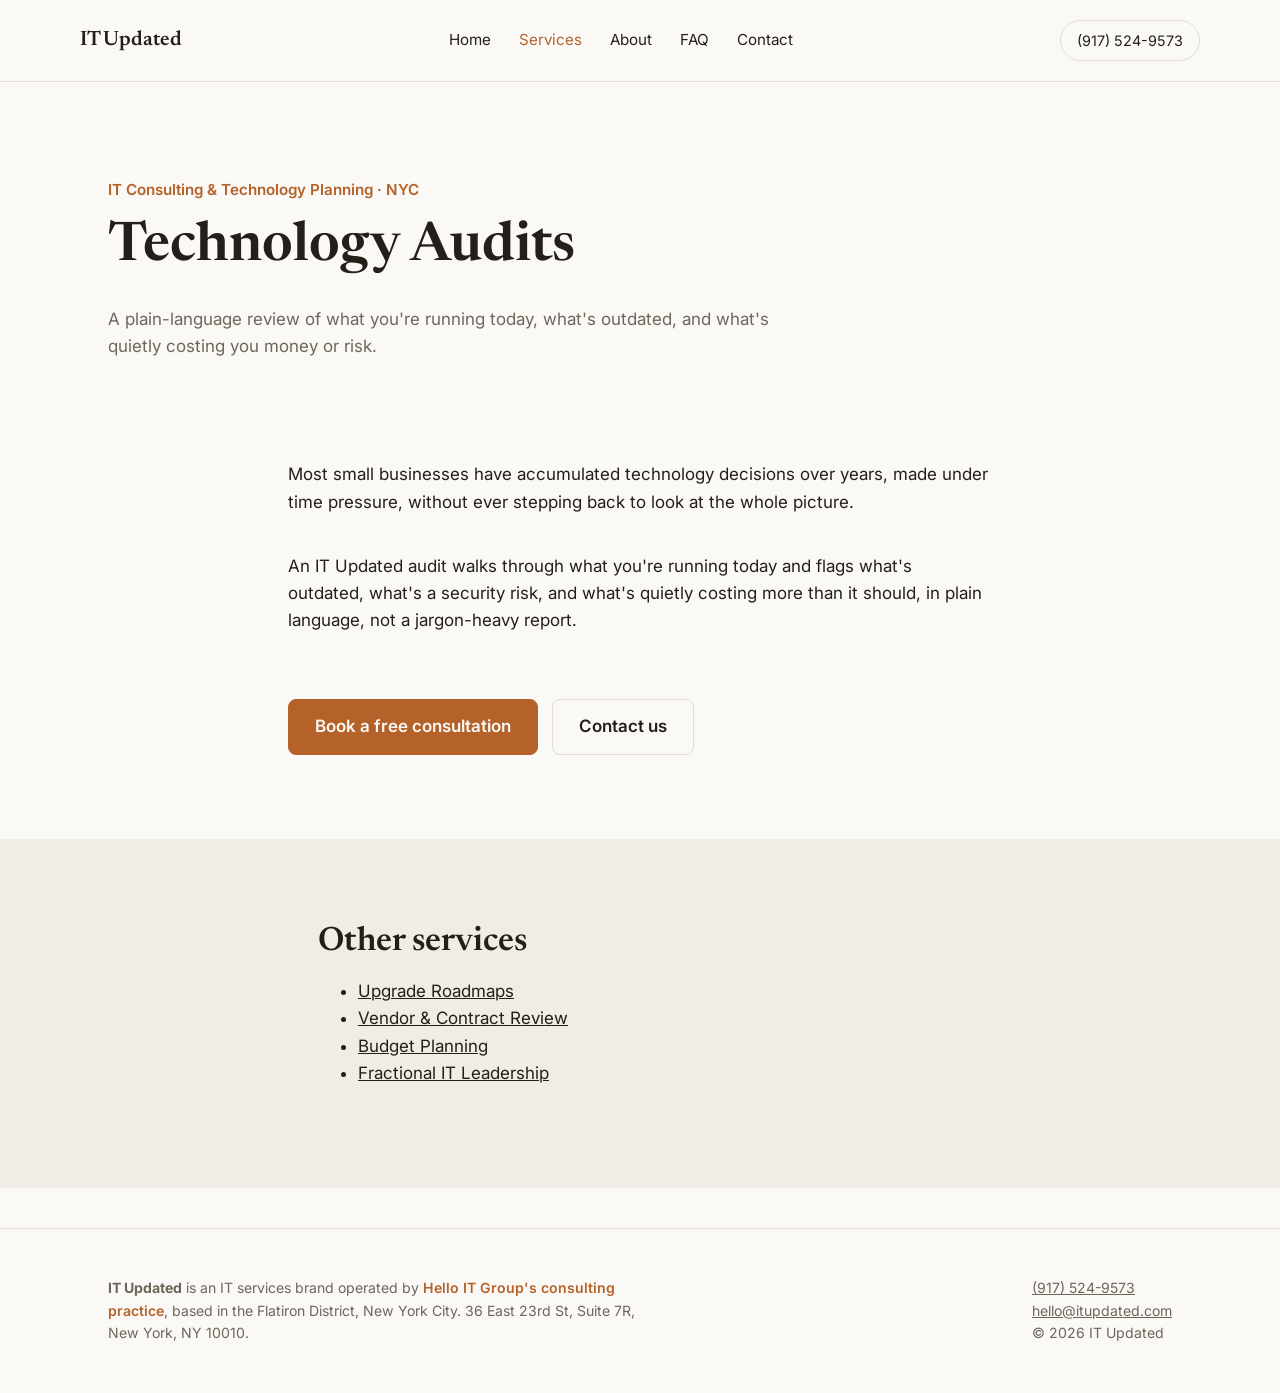
<file: technology-audits.html>
<!DOCTYPE html>
<html lang="en">
<head>
<meta charset="UTF-8">
<meta name="viewport" content="width=device-width, initial-scale=1.0">
<title>Technology Audits | IT Updated</title>
<meta name="description" content="Technology Audits in New York City from IT Updated. A plain-language review of what you're running today, what's outdated, and what's quietly costing you money or risk.">
<meta name="geo.placename" content="New York City">
<meta name="geo.region" content="US-NY">
<link rel="preconnect" href="https://fonts.googleapis.com">
<link rel="stylesheet" href="https://fonts.googleapis.com/css2?family=Newsreader:opsz,wght@6..72,500;6..72,600&family=Inter:wght@400;500;600&display=swap">
<link rel="stylesheet" href="style.css">
</head>
<body>
<header class="site">
  <div class="wrap nav-row">
    <a class="brandmark" href="index.html">IT Updated</a>
    <nav class="links">
      <a class="" href="index.html">Home</a>
      <a class="current" href="services.html">Services</a>
      <a class="" href="about.html">About</a>
      <a class="" href="faq.html">FAQ</a>
      <a class="" href="contact.html">Contact</a>
    </nav>
    <a class="phone-pill" href="tel:+19175249573">(917) 524-9573</a>
  </div>
</header>

<section class="hero" style="padding-bottom:0;">
  <div class="wrap">
    <div class="kicker">IT Consulting & Technology Planning · NYC</div>
    <h1>Technology Audits</h1>
    <p class="muted narrow">A plain-language review of what you're running today, what's outdated, and what's quietly costing you money or risk.</p>
  </div>
</section>
<section>
  <div class="wrap about-grid">
    <p>Most small businesses have accumulated technology decisions over years, made under time pressure, without ever stepping back to look at the whole picture.</p><p>An IT Updated audit walks through what you're running today and flags what's outdated, what's a security risk, and what's quietly costing more than it should, in plain language, not a jargon-heavy report.</p>
    <div class="btn-row"><a class="btn" href="https://app.squareup.com/appointments/book/312mt2g1quk9ok/LH1ZK786WH1QC/start">Book a free consultation</a><a class="btn outline" href="contact.html">Contact us</a></div>
  </div>
</section>
<section class="alt">
  <div class="wrap narrow">
    <h2>Other services</h2>
    <ul><li><a href="upgrade-roadmaps.html">Upgrade Roadmaps</a></li><li><a href="vendor-contract-review.html">Vendor & Contract Review</a></li><li><a href="budget-planning.html">Budget Planning</a></li><li><a href="fractional-it-leadership.html">Fractional IT Leadership</a></li></ul>
  </div>
</section>
<footer class="site">
  <div class="wrap footer-grid">
    <div class="footer-note">
      <strong>IT Updated</strong> is an IT services brand operated by
      <a class="parent-link" rel="sponsored" href="https://helloitgroup.com">Hello IT Group's consulting practice</a>,
      based in the Flatiron District, New York City. 36 East 23rd St, Suite 7R, New York, NY 10010.
    </div>
    <div class="footer-note">
      <a href="tel:+19175249573">(917) 524-9573</a><br>
      <a href="mailto:hello@itupdated.com">hello@itupdated.com</a><br>
      &copy; 2026 IT Updated
    </div>
  </div>
</footer>
<script type="application/ld+json">
{
  "@context": "https://schema.org",
  "@type": "ProfessionalService",
  "name": "IT Updated",
  "url": "https://itupdated.com/",
  "telephone": "+19175249573",
  "email": "hello@itupdated.com",
  "areaServed": "New York City",
  "address": {
    "@type": "PostalAddress",
    "streetAddress": "36 East 23rd St, Suite 7R",
    "addressLocality": "New York",
    "addressRegion": "NY",
    "postalCode": "10010",
    "addressCountry": "US"
  },
  "parentOrganization": {
    "@type": "Organization",
    "name": "HelloITGroup LLC",
    "url": "https://helloitgroup.com"
  },
  "description": "IT Updated offers independent IT consulting and technology planning for small businesses in New York City, with straight answers instead of a sales pitch."
}
</script>
</body>
</html>
</file>
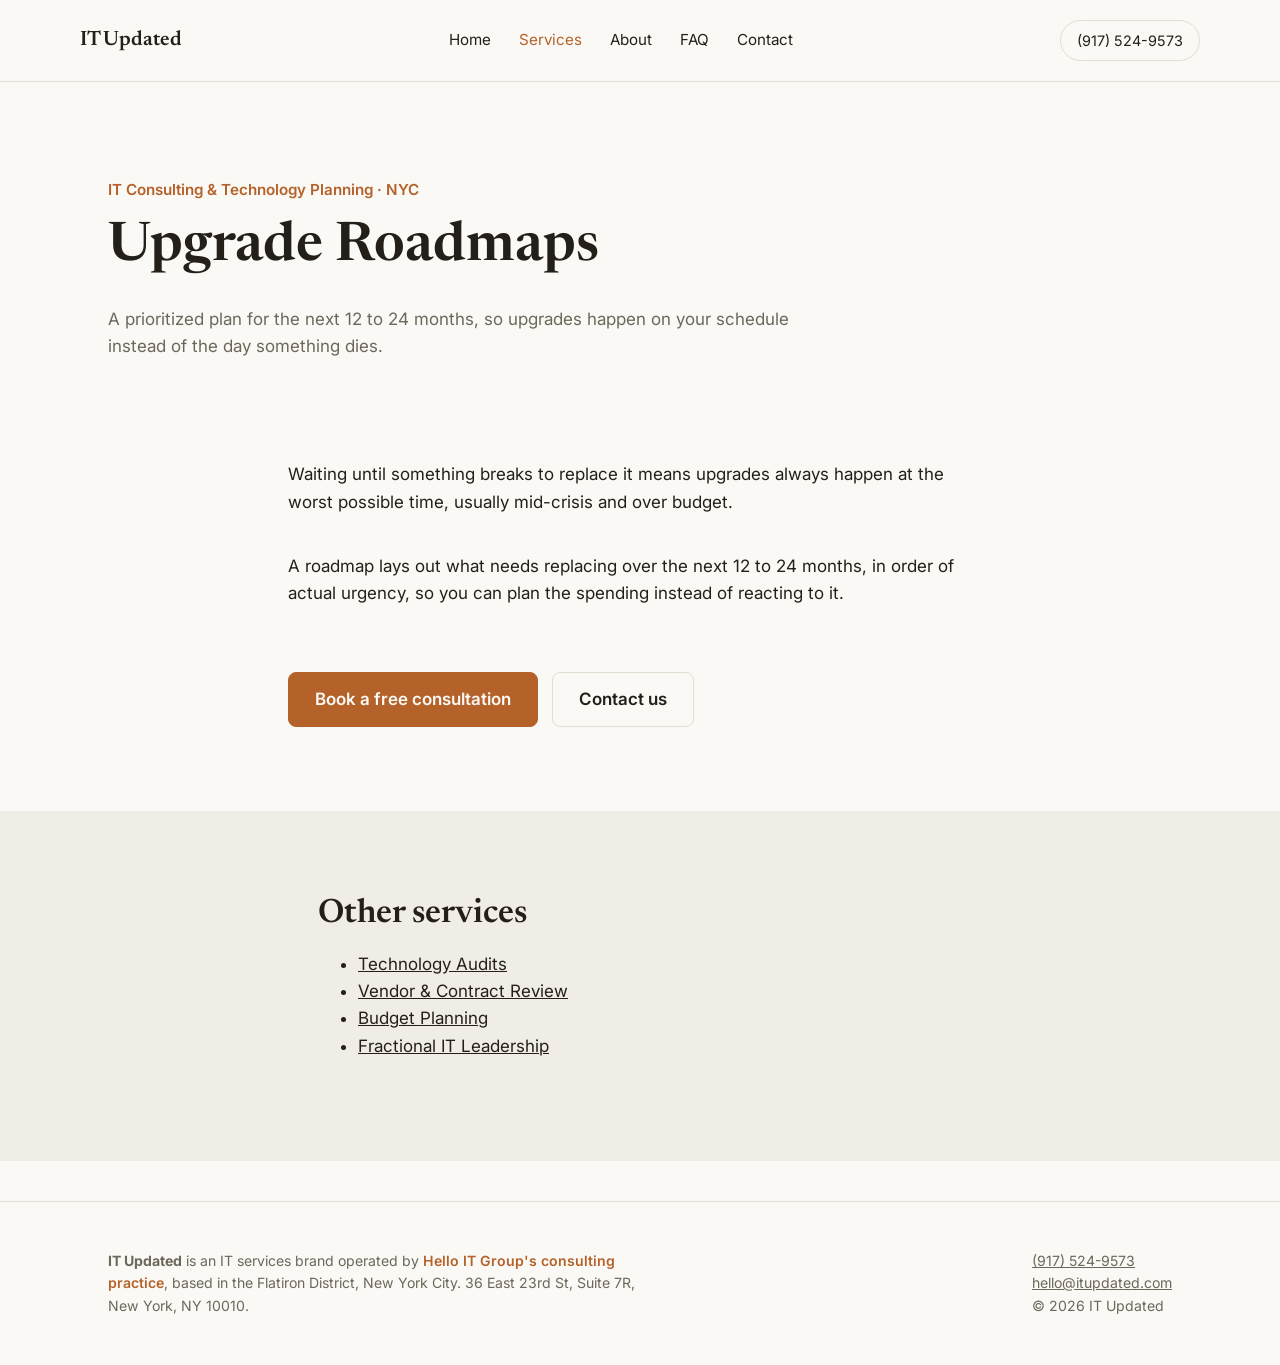
<file: upgrade-roadmaps.html>
<!DOCTYPE html>
<html lang="en">
<head>
<meta charset="UTF-8">
<meta name="viewport" content="width=device-width, initial-scale=1.0">
<title>Upgrade Roadmaps | IT Updated</title>
<meta name="description" content="Upgrade Roadmaps in New York City from IT Updated. A prioritized plan for the next 12 to 24 months, so upgrades happen on your schedule instead of the day something dies.">
<meta name="geo.placename" content="New York City">
<meta name="geo.region" content="US-NY">
<link rel="preconnect" href="https://fonts.googleapis.com">
<link rel="stylesheet" href="https://fonts.googleapis.com/css2?family=Newsreader:opsz,wght@6..72,500;6..72,600&family=Inter:wght@400;500;600&display=swap">
<link rel="stylesheet" href="style.css">
</head>
<body>
<header class="site">
  <div class="wrap nav-row">
    <a class="brandmark" href="index.html">IT Updated</a>
    <nav class="links">
      <a class="" href="index.html">Home</a>
      <a class="current" href="services.html">Services</a>
      <a class="" href="about.html">About</a>
      <a class="" href="faq.html">FAQ</a>
      <a class="" href="contact.html">Contact</a>
    </nav>
    <a class="phone-pill" href="tel:+19175249573">(917) 524-9573</a>
  </div>
</header>

<section class="hero" style="padding-bottom:0;">
  <div class="wrap">
    <div class="kicker">IT Consulting & Technology Planning · NYC</div>
    <h1>Upgrade Roadmaps</h1>
    <p class="muted narrow">A prioritized plan for the next 12 to 24 months, so upgrades happen on your schedule instead of the day something dies.</p>
  </div>
</section>
<section>
  <div class="wrap about-grid">
    <p>Waiting until something breaks to replace it means upgrades always happen at the worst possible time, usually mid-crisis and over budget.</p><p>A roadmap lays out what needs replacing over the next 12 to 24 months, in order of actual urgency, so you can plan the spending instead of reacting to it.</p>
    <div class="btn-row"><a class="btn" href="https://app.squareup.com/appointments/book/312mt2g1quk9ok/LH1ZK786WH1QC/start">Book a free consultation</a><a class="btn outline" href="contact.html">Contact us</a></div>
  </div>
</section>
<section class="alt">
  <div class="wrap narrow">
    <h2>Other services</h2>
    <ul><li><a href="technology-audits.html">Technology Audits</a></li><li><a href="vendor-contract-review.html">Vendor & Contract Review</a></li><li><a href="budget-planning.html">Budget Planning</a></li><li><a href="fractional-it-leadership.html">Fractional IT Leadership</a></li></ul>
  </div>
</section>
<footer class="site">
  <div class="wrap footer-grid">
    <div class="footer-note">
      <strong>IT Updated</strong> is an IT services brand operated by
      <a class="parent-link" rel="sponsored" href="https://helloitgroup.com">Hello IT Group's consulting practice</a>,
      based in the Flatiron District, New York City. 36 East 23rd St, Suite 7R, New York, NY 10010.
    </div>
    <div class="footer-note">
      <a href="tel:+19175249573">(917) 524-9573</a><br>
      <a href="mailto:hello@itupdated.com">hello@itupdated.com</a><br>
      &copy; 2026 IT Updated
    </div>
  </div>
</footer>
<script type="application/ld+json">
{
  "@context": "https://schema.org",
  "@type": "ProfessionalService",
  "name": "IT Updated",
  "url": "https://itupdated.com/",
  "telephone": "+19175249573",
  "email": "hello@itupdated.com",
  "areaServed": "New York City",
  "address": {
    "@type": "PostalAddress",
    "streetAddress": "36 East 23rd St, Suite 7R",
    "addressLocality": "New York",
    "addressRegion": "NY",
    "postalCode": "10010",
    "addressCountry": "US"
  },
  "parentOrganization": {
    "@type": "Organization",
    "name": "HelloITGroup LLC",
    "url": "https://helloitgroup.com"
  },
  "description": "IT Updated offers independent IT consulting and technology planning for small businesses in New York City, with straight answers instead of a sales pitch."
}
</script>
</body>
</html>
</file>
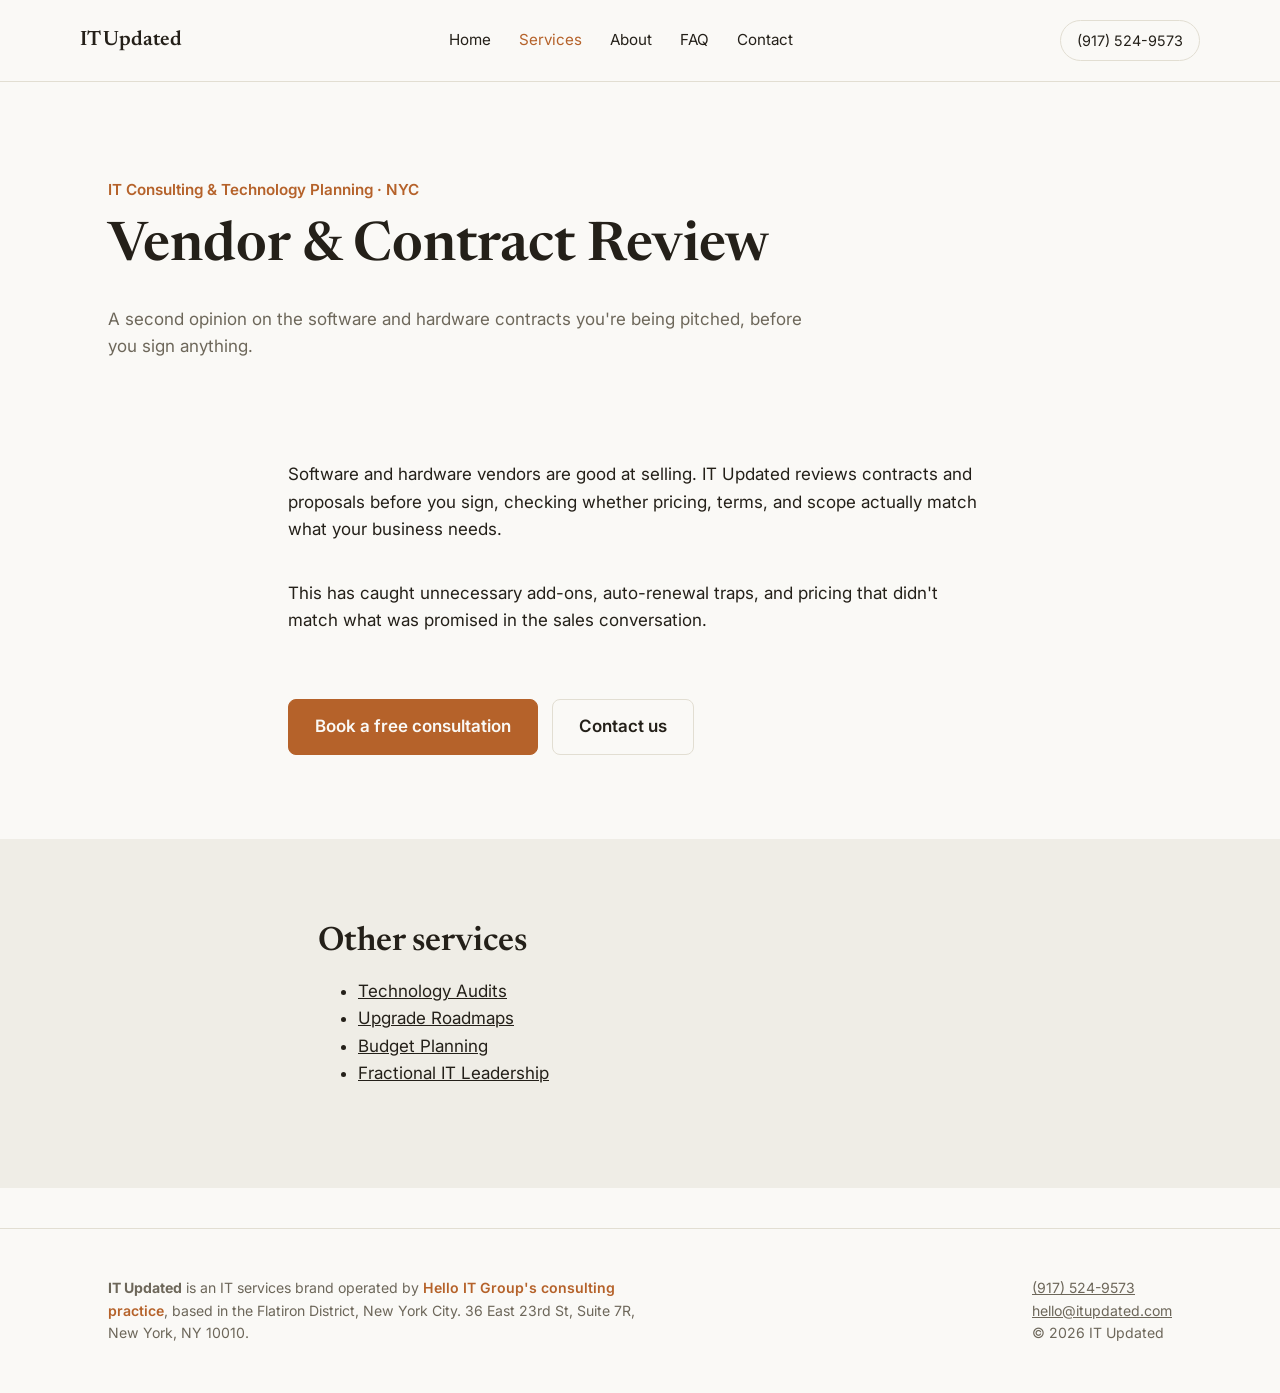
<file: vendor-contract-review.html>
<!DOCTYPE html>
<html lang="en">
<head>
<meta charset="UTF-8">
<meta name="viewport" content="width=device-width, initial-scale=1.0">
<title>Vendor & Contract Review | IT Updated</title>
<meta name="description" content="Vendor & Contract Review in New York City from IT Updated. A second opinion on the software and hardware contracts you're being pitched, before you sign anything.">
<meta name="geo.placename" content="New York City">
<meta name="geo.region" content="US-NY">
<link rel="preconnect" href="https://fonts.googleapis.com">
<link rel="stylesheet" href="https://fonts.googleapis.com/css2?family=Newsreader:opsz,wght@6..72,500;6..72,600&family=Inter:wght@400;500;600&display=swap">
<link rel="stylesheet" href="style.css">
</head>
<body>
<header class="site">
  <div class="wrap nav-row">
    <a class="brandmark" href="index.html">IT Updated</a>
    <nav class="links">
      <a class="" href="index.html">Home</a>
      <a class="current" href="services.html">Services</a>
      <a class="" href="about.html">About</a>
      <a class="" href="faq.html">FAQ</a>
      <a class="" href="contact.html">Contact</a>
    </nav>
    <a class="phone-pill" href="tel:+19175249573">(917) 524-9573</a>
  </div>
</header>

<section class="hero" style="padding-bottom:0;">
  <div class="wrap">
    <div class="kicker">IT Consulting & Technology Planning · NYC</div>
    <h1>Vendor & Contract Review</h1>
    <p class="muted narrow">A second opinion on the software and hardware contracts you're being pitched, before you sign anything.</p>
  </div>
</section>
<section>
  <div class="wrap about-grid">
    <p>Software and hardware vendors are good at selling. IT Updated reviews contracts and proposals before you sign, checking whether pricing, terms, and scope actually match what your business needs.</p><p>This has caught unnecessary add-ons, auto-renewal traps, and pricing that didn't match what was promised in the sales conversation.</p>
    <div class="btn-row"><a class="btn" href="https://app.squareup.com/appointments/book/312mt2g1quk9ok/LH1ZK786WH1QC/start">Book a free consultation</a><a class="btn outline" href="contact.html">Contact us</a></div>
  </div>
</section>
<section class="alt">
  <div class="wrap narrow">
    <h2>Other services</h2>
    <ul><li><a href="technology-audits.html">Technology Audits</a></li><li><a href="upgrade-roadmaps.html">Upgrade Roadmaps</a></li><li><a href="budget-planning.html">Budget Planning</a></li><li><a href="fractional-it-leadership.html">Fractional IT Leadership</a></li></ul>
  </div>
</section>
<footer class="site">
  <div class="wrap footer-grid">
    <div class="footer-note">
      <strong>IT Updated</strong> is an IT services brand operated by
      <a class="parent-link" rel="sponsored" href="https://helloitgroup.com">Hello IT Group's consulting practice</a>,
      based in the Flatiron District, New York City. 36 East 23rd St, Suite 7R, New York, NY 10010.
    </div>
    <div class="footer-note">
      <a href="tel:+19175249573">(917) 524-9573</a><br>
      <a href="mailto:hello@itupdated.com">hello@itupdated.com</a><br>
      &copy; 2026 IT Updated
    </div>
  </div>
</footer>
<script type="application/ld+json">
{
  "@context": "https://schema.org",
  "@type": "ProfessionalService",
  "name": "IT Updated",
  "url": "https://itupdated.com/",
  "telephone": "+19175249573",
  "email": "hello@itupdated.com",
  "areaServed": "New York City",
  "address": {
    "@type": "PostalAddress",
    "streetAddress": "36 East 23rd St, Suite 7R",
    "addressLocality": "New York",
    "addressRegion": "NY",
    "postalCode": "10010",
    "addressCountry": "US"
  },
  "parentOrganization": {
    "@type": "Organization",
    "name": "HelloITGroup LLC",
    "url": "https://helloitgroup.com"
  },
  "description": "IT Updated offers independent IT consulting and technology planning for small businesses in New York City, with straight answers instead of a sales pitch."
}
</script>
</body>
</html>
</file>
<file: style.css>
:root {
  --bg: #FAF9F6;
  --alt: #EFEDE6;
  --text: #242019;
  --muted: #6D675A;
  --accent: #B5622A;
  --accent2: #2B3A42;
  --line: #E2DED2;
  --display-font: 'Newsreader', serif;
  --body-font: 'Inter', sans-serif;
}
* { box-sizing: border-box; }
html { scroll-behavior: smooth; }
body {
  margin: 0;
  background: var(--bg);
  color: var(--text);
  font-family: var(--body-font);
  font-size: 17px;
  line-height: 1.6;
  -webkit-font-smoothing: antialiased;
}
a { color: inherit; }
img { max-width: 100%; display: block; }
.wrap { max-width: 1120px; margin: 0 auto; padding: 0 28px; }
.narrow { max-width: 700px; }

header.site {
  border-bottom: 1px solid var(--line);
  position: sticky; top: 0; z-index: 20;
  background: var(--bg);
}
.nav-row {
  display: flex; align-items: center; justify-content: space-between;
  padding: 20px 0;
}
.brandmark {
  font-family: var(--display-font);
  font-weight: 600;
  font-size: 1.3rem;
  letter-spacing: -0.01em;
  text-decoration: none;
}
nav.links { display: flex; gap: 28px; align-items: center; }
nav.links a { text-decoration: none; font-size: 0.95rem; color: var(--text); }
nav.links a.current { color: var(--accent); }
.phone-pill {
  border: 1px solid var(--line);
  border-radius: 999px;
  padding: 8px 16px;
  font-size: 0.9rem;
  text-decoration: none;
  white-space: nowrap;
}
.mobile-toggle { display: none; }

section { padding: 84px 0; }
section.alt { background: var(--alt); }
h1, h2, h3 { font-family: var(--display-font); line-height: 1.15; margin: 0 0 0.5em 0; font-weight: 600; }
h1 { font-size: clamp(2.1rem, 4.4vw, 3.4rem); }
h2 { font-size: clamp(1.6rem, 2.8vw, 2.1rem); }
p { margin: 0 0 1em 0; }
.muted { color: var(--muted); }
.kicker { color: var(--accent); font-weight: 600; font-size: 0.95rem; margin-bottom: 14px; }

.btn {
  display: inline-block;
  background: var(--accent);
  color: var(--bg);
  padding: 13px 26px;
  border-radius: 8px;
  text-decoration: none;
  font-weight: 600;
  border: 1px solid var(--accent);
}
.btn.outline {
  background: transparent;
  color: var(--text);
  border: 1px solid var(--line);
}
.btn-row { display: flex; gap: 14px; flex-wrap: wrap; align-items: center; margin-top: 28px; }

.hero { padding: 96px 0 72px 0; }
.hero-grid { display: grid; grid-template-columns: 1.2fr 0.8fr; gap: 56px; align-items: center; }
.hero-centered { text-align: center; max-width: 780px; margin: 0 auto; }

.orbit-graphic { position: relative; height: 320px; }
.orbit-graphic svg { width: 100%; height: 100%; }

.stat-box {
  border: 1px solid var(--line);
  border-radius: 12px;
  padding: 22px 26px;
  display: inline-block;
  margin-top: 8px;
}
.stat-box .val { font-family: var(--display-font); font-size: 1.9rem; font-weight: 600; color: var(--accent); }
.stat-box .lbl { color: var(--muted); font-size: 0.9rem; margin-top: 2px; }

.svc-grid { display: grid; grid-template-columns: repeat(3, 1fr); gap: 28px; margin-top: 48px; }
.svc-card {
  padding: 26px;
  border: 1px solid var(--line);
  border-radius: 10px;
  background: var(--bg);
}
.svc-card h3 { font-size: 1.1rem; margin-bottom: 10px; }
.svc-card p { color: var(--muted); font-size: 0.97rem; margin: 0; }

.svc-list-full { margin-top: 44px; display: flex; flex-direction: column; }
.svc-list-full .row {
  display: grid; grid-template-columns: 260px 1fr;
  gap: 32px; padding: 32px 0; border-top: 1px solid var(--line);
}
.svc-list-full .row:last-child { border-bottom: 1px solid var(--line); }
.svc-list-full h3 { font-size: 1.25rem; margin: 0; }
.svc-list-full p { color: var(--muted); margin: 0; }

.timeline { display: grid; grid-template-columns: repeat(4, 1fr); gap: 24px; margin-top: 48px; }
.timeline .step { border-top: 3px solid var(--accent); padding-top: 18px; }
.timeline .step .n { color: var(--muted); font-size: 0.85rem; }

.readout-box {
  background: var(--alt);
  border: 1px solid var(--line);
  border-radius: 12px;
  padding: 28px 30px;
  font-family: var(--display-font);
}
.readout-box .line { display: flex; justify-content: space-between; padding: 10px 0; border-bottom: 1px dashed var(--line); font-size: 0.95rem; }
.readout-box .line:last-child { border-bottom: none; }
.readout-box .ok { color: var(--accent); }

.asym-grid { display: grid; grid-template-columns: 0.9fr 1.1fr; gap: 56px; align-items: start; }
.asym-block { background: var(--alt); border-radius: 14px; padding: 36px; }

.about-grid { display: grid; grid-template-columns: 1fr; gap: 20px; max-width: 760px; }

.contact-grid { display: grid; grid-template-columns: 1fr 1fr; gap: 56px; margin-top: 40px; }
.field { margin-bottom: 18px; }
.field label { display: block; font-size: 0.9rem; margin-bottom: 6px; color: var(--muted); }
.field input, .field textarea {
  width: 100%; padding: 12px 14px; border: 1px solid var(--line); border-radius: 8px;
  font-family: var(--body-font); font-size: 1rem; background: var(--bg); color: var(--text);
}
.info-block { border: 1px solid var(--line); border-radius: 12px; padding: 26px; margin-bottom: 18px; }
.info-block h3 { font-size: 1rem; margin-bottom: 8px; }

footer.site { border-top: 1px solid var(--line); padding: 48px 0; margin-top: 40px; }
.footer-grid { display: flex; justify-content: space-between; flex-wrap: wrap; gap: 24px; }
.footer-note { color: var(--muted); font-size: 0.88rem; max-width: 560px; }
.parent-link { color: var(--accent); text-decoration: none; font-weight: 600; }

@media (max-width: 860px) {
  .hero-grid, .asym-grid, .contact-grid { grid-template-columns: 1fr; }
  .svc-grid { grid-template-columns: 1fr; }
  .timeline { grid-template-columns: 1fr 1fr; }
  nav.links { display: none; }
  .svc-list-full .row { grid-template-columns: 1fr; gap: 10px; }
}
</file>
